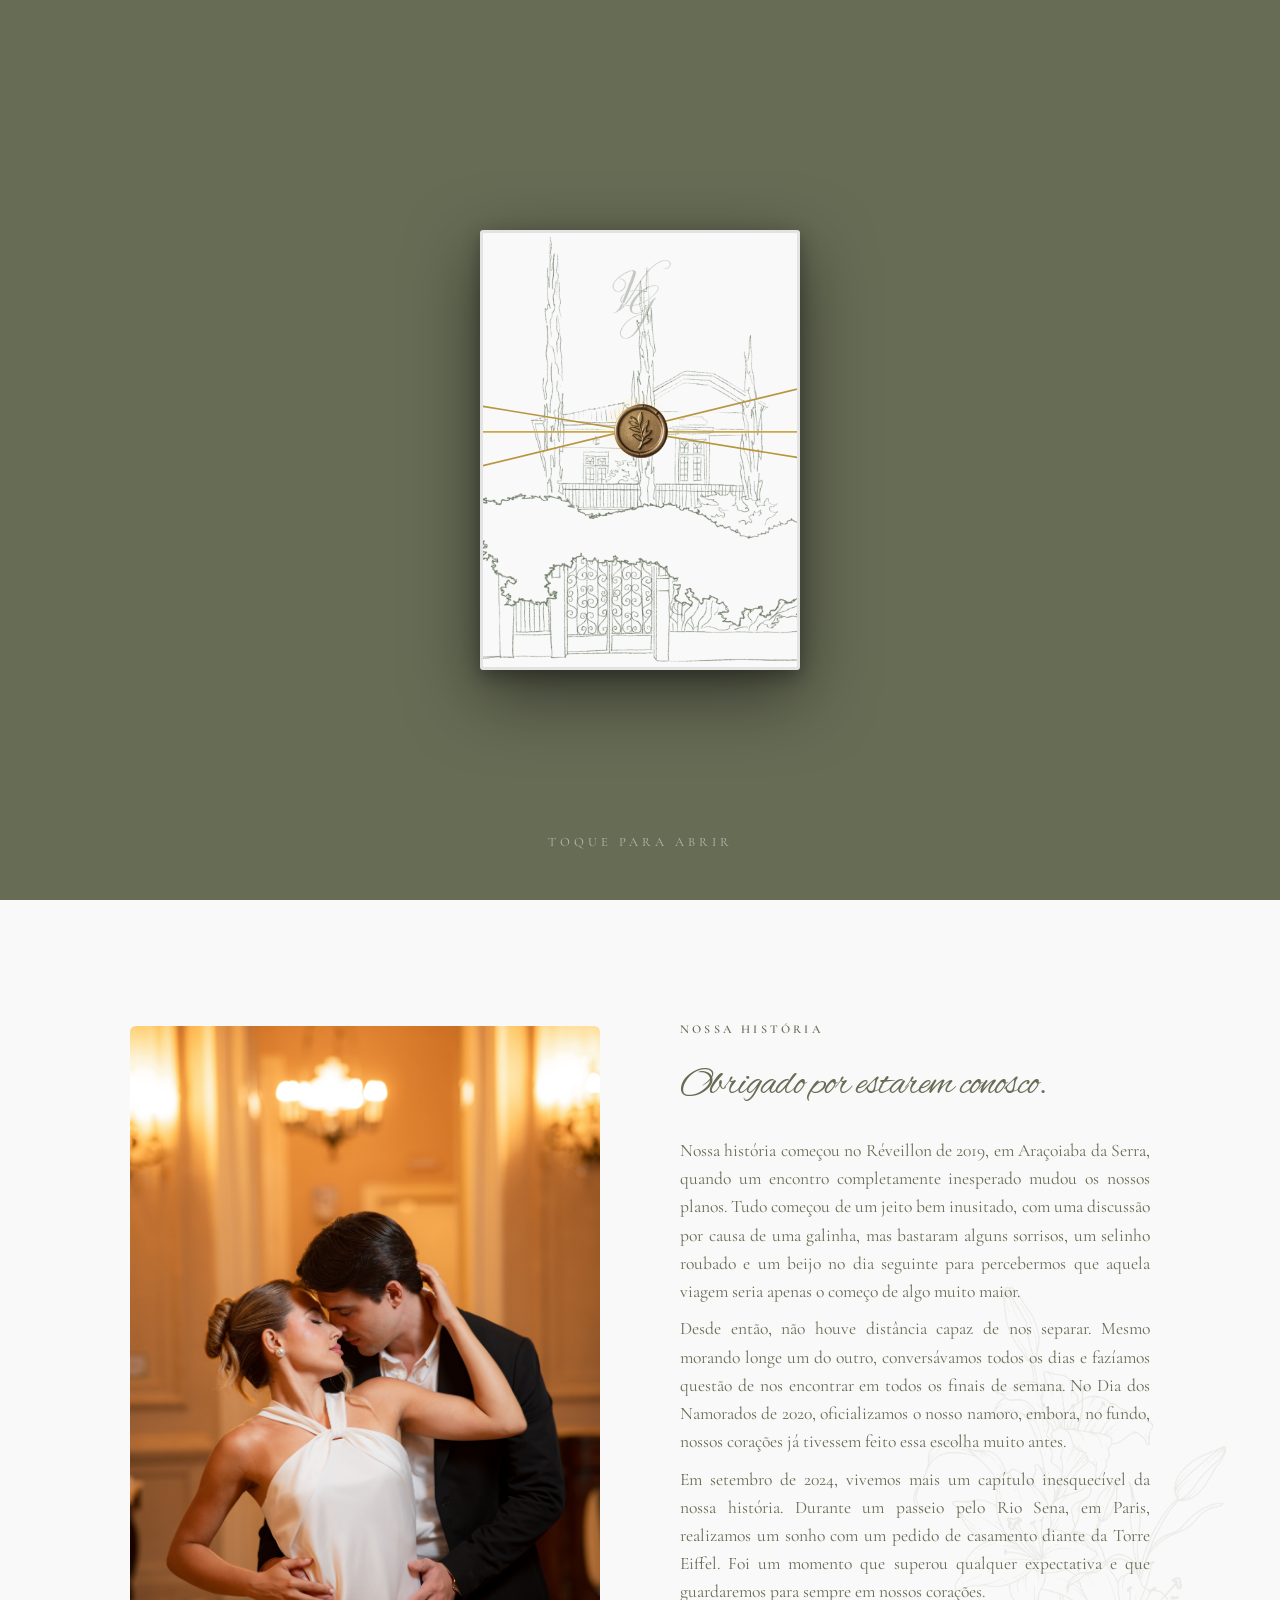
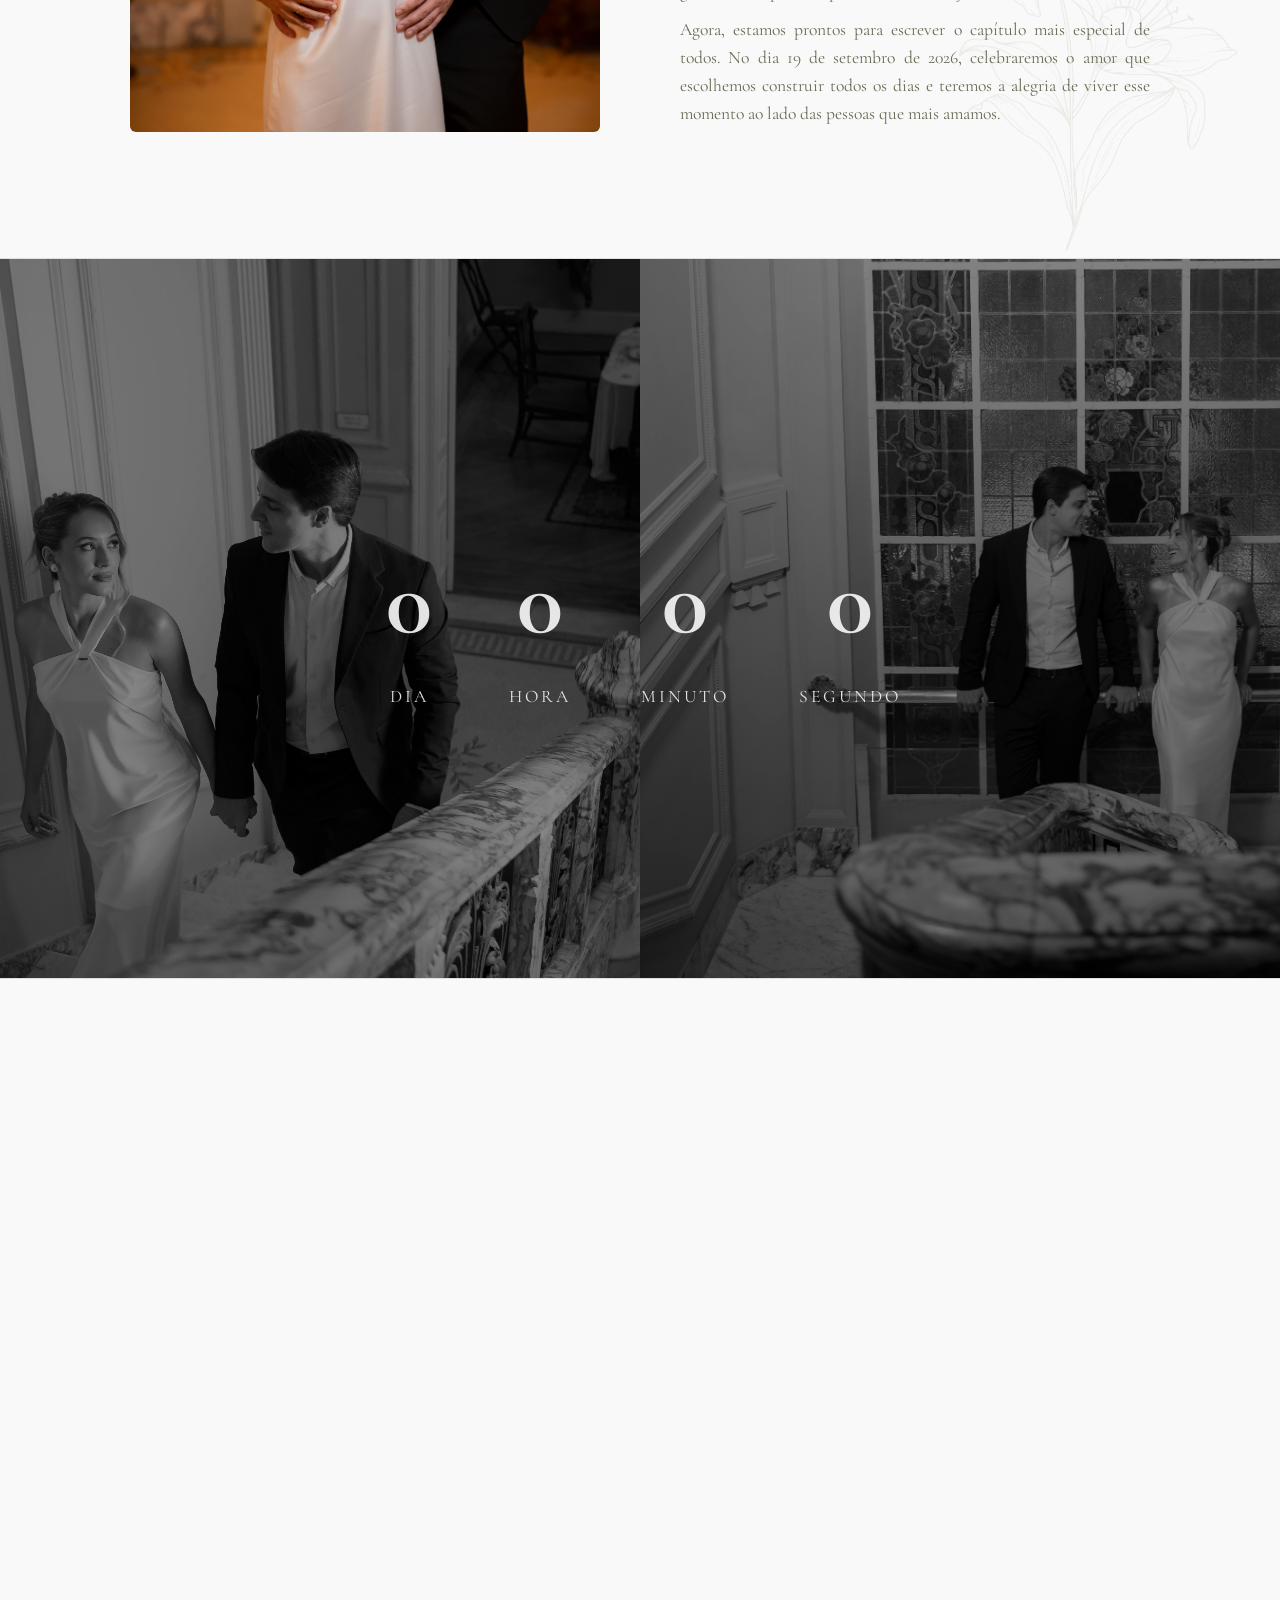
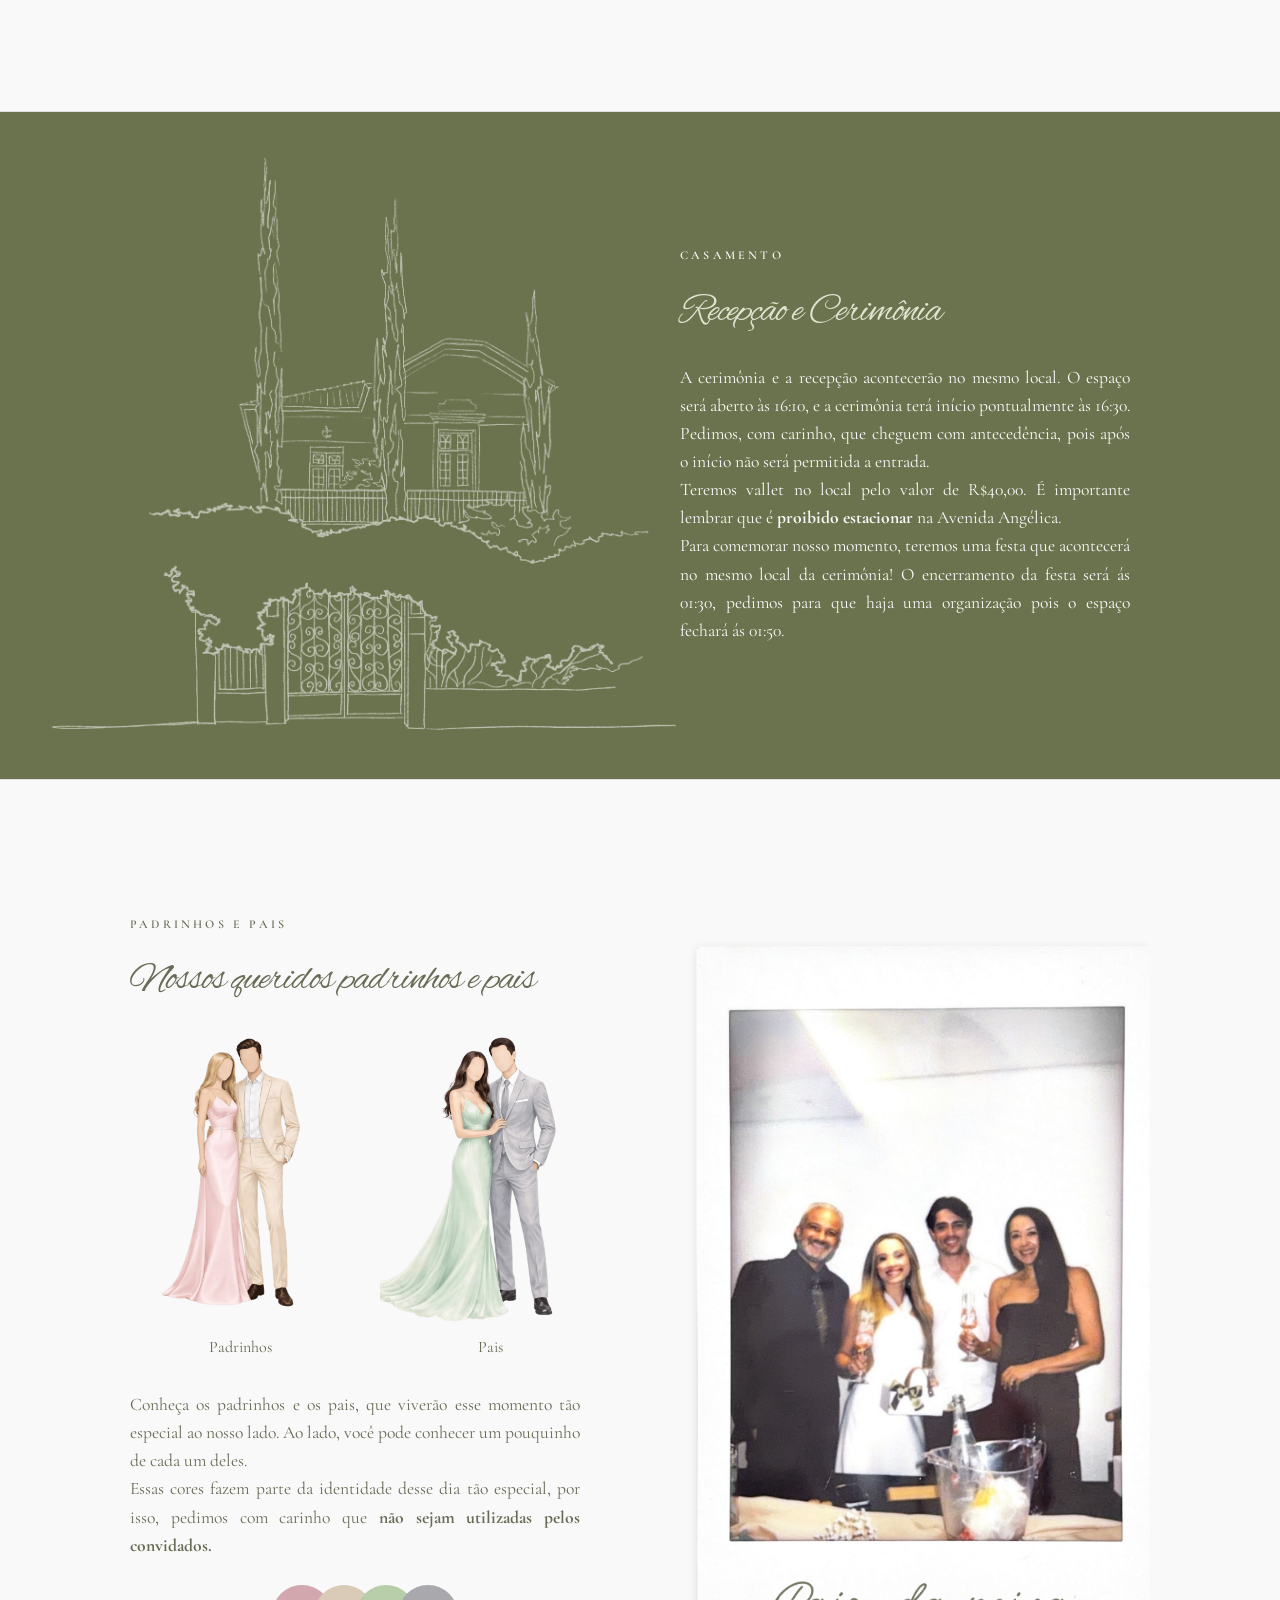
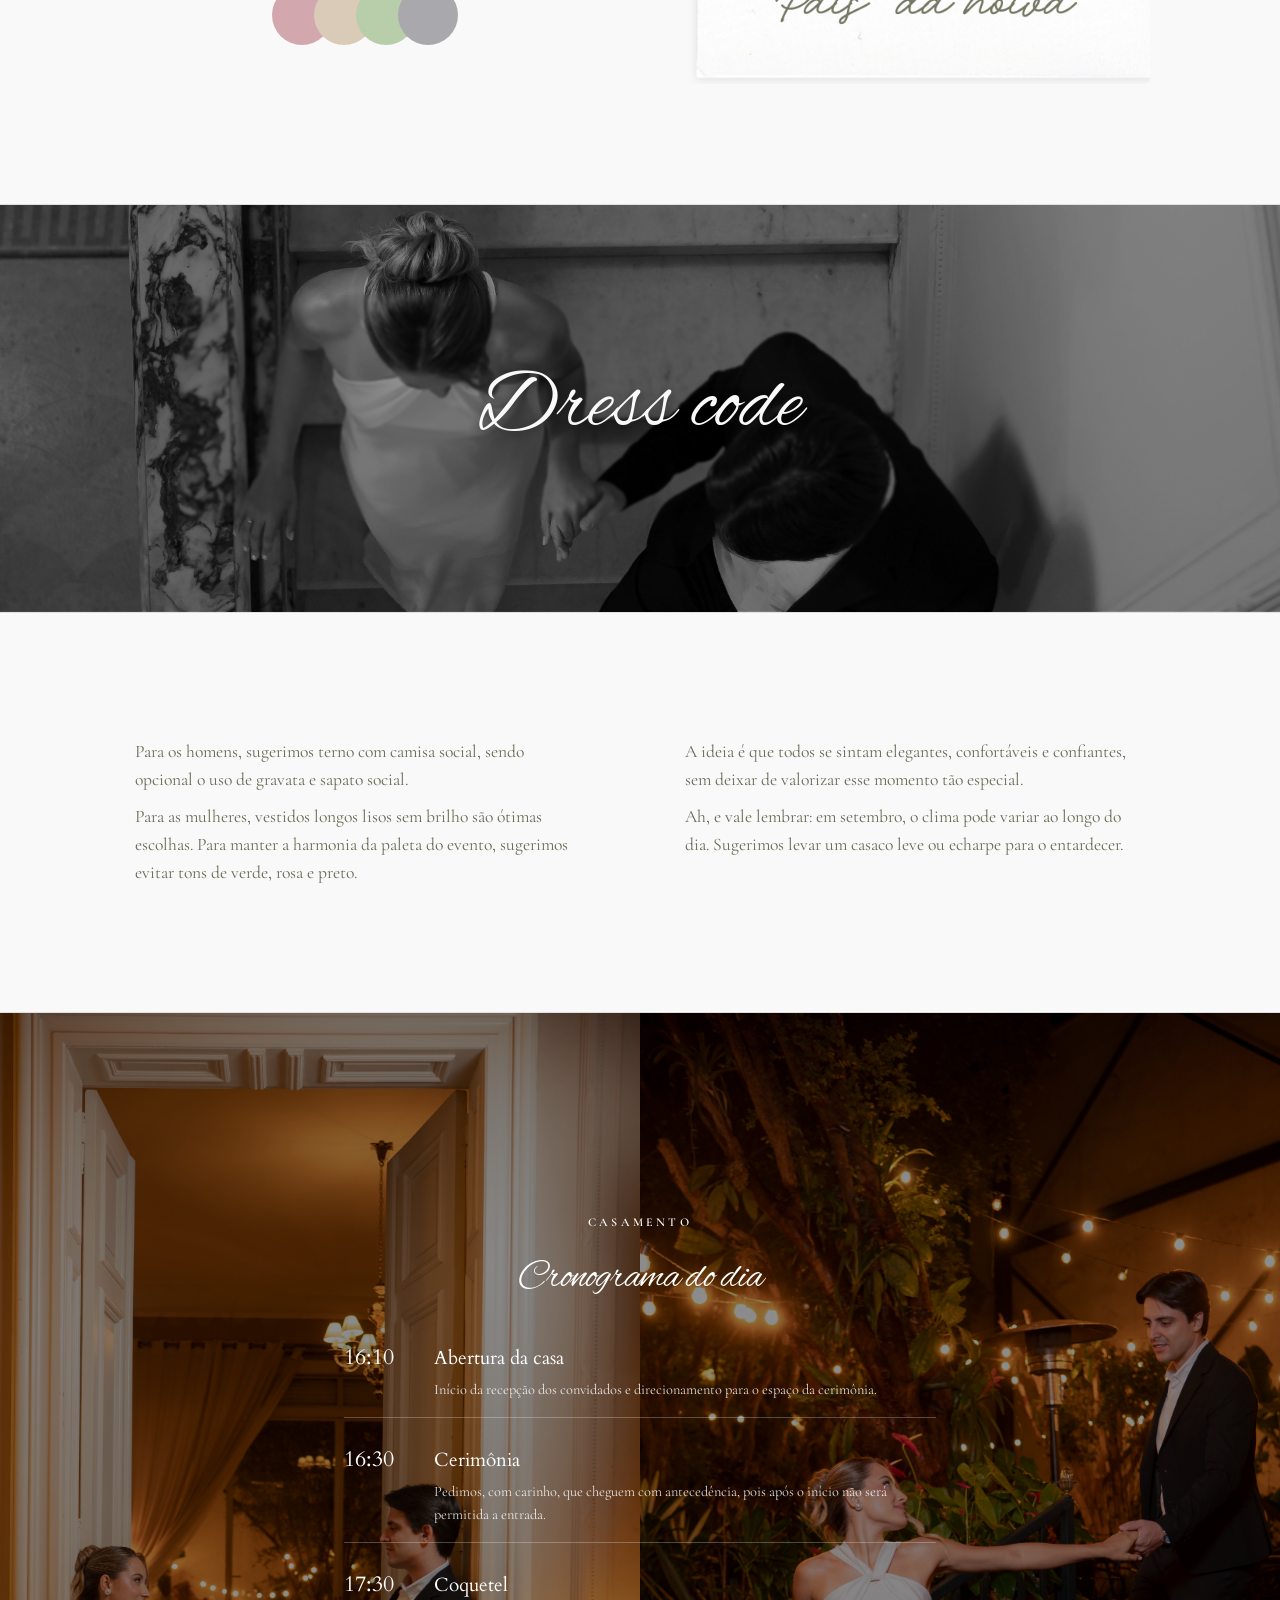
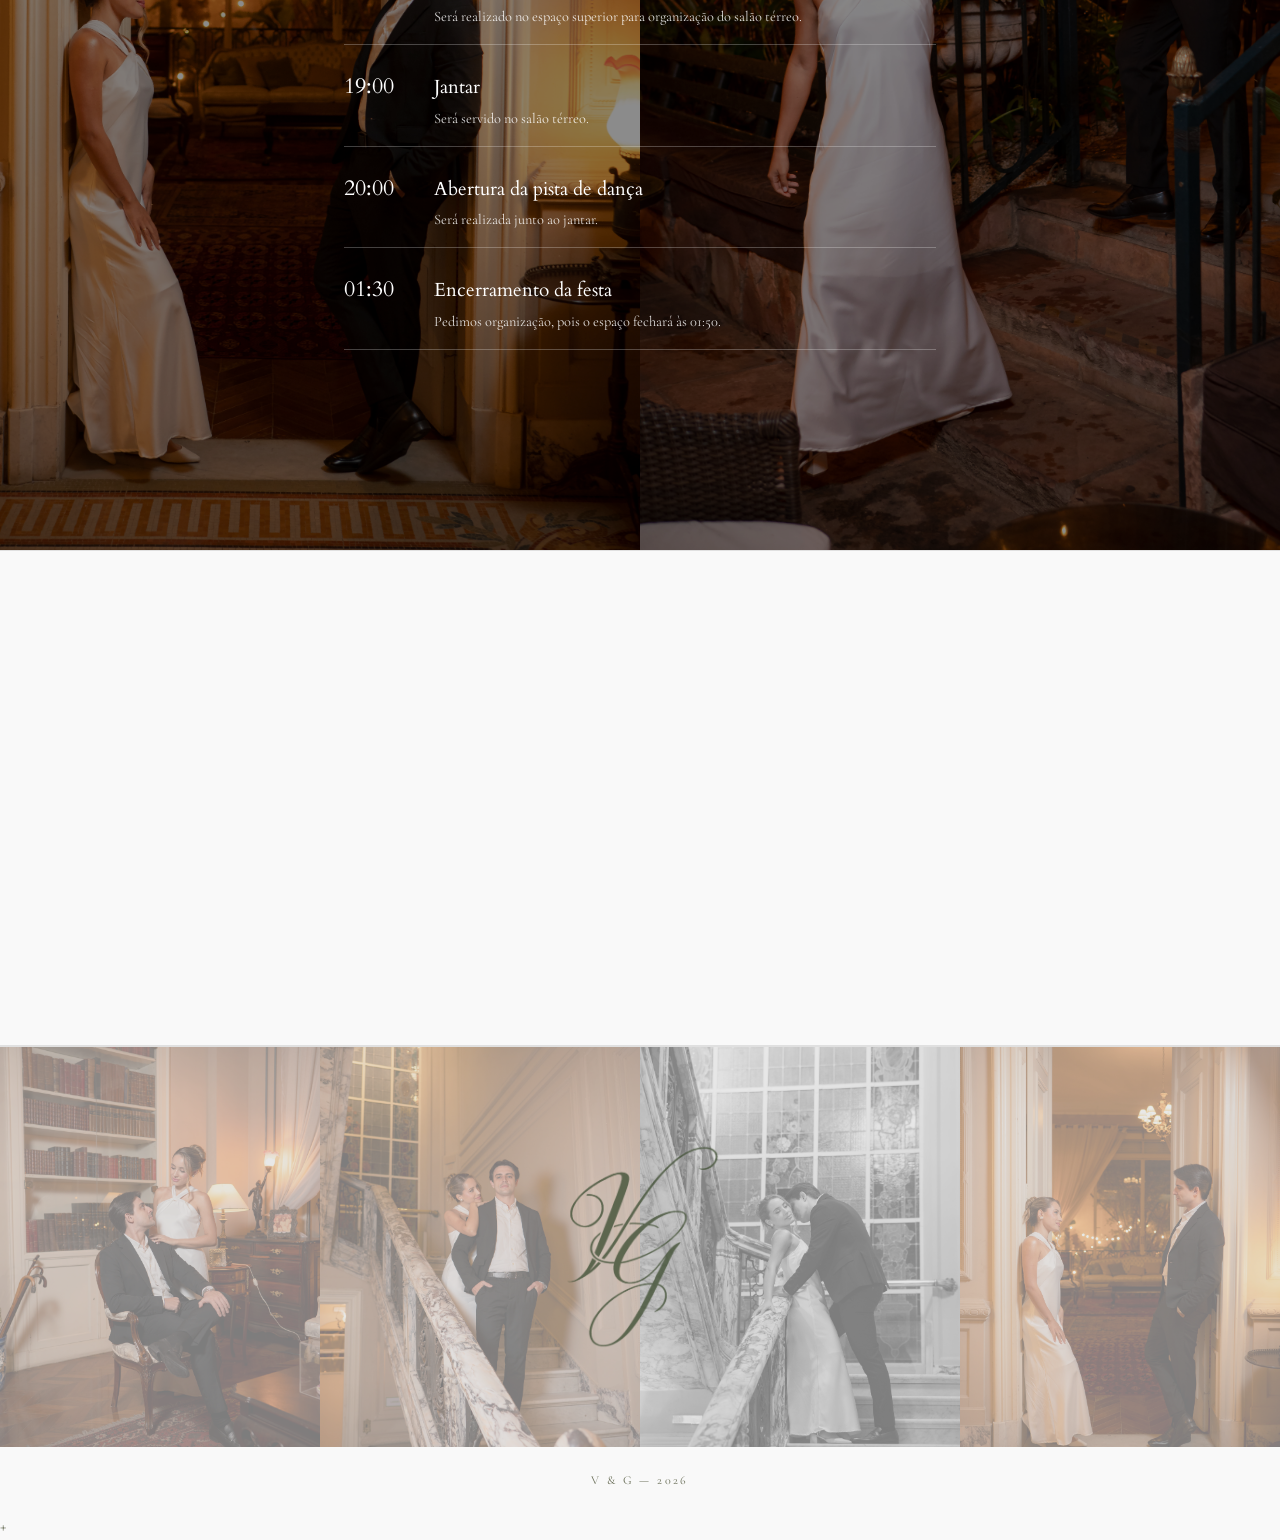
<file: index.html>
<!DOCTYPE html>
<html lang="pt-BR">

<head>
    <meta charset="UTF-8">
    <meta name="viewport" content="width=device-width, initial-scale=1.0">
    <link rel="icon" href="imgs/logo.png" type="image/x-icon">
    <title>Victor & Gabrielle | Casamento</title>

    <link rel="stylesheet" href="styles/common.css">
    <link rel="stylesheet" href="styles/navbar.css">
    <link rel="stylesheet" href="styles/footer.css">
    <link rel="stylesheet" href="styles/registry.css">
    <link rel="stylesheet" href="styles/attendants.css">
    <link rel="stylesheet" href="styles/schedule.css">
    <link rel="stylesheet" href="styles/invite.css">
    <link rel="stylesheet" href="styles/countdown.css">
    <link rel="stylesheet" href="styles/monogram.css">
    <link rel="stylesheet" href="styles/dresscode.css" <link rel="preconnect" href="https://fonts.googleapis.com">
    <link rel="preconnect" href="https://fonts.gstatic.com" crossorigin>
    <link href="https://fonts.googleapis.com/css2?family=Cardo:wght@400;700&display=swap" rel="stylesheet">
    <link href="https://fonts.googleapis.com/css2?family=Inter:wght@300;400;600&display=swap" rel="stylesheet">
    <link href="https://fonts.googleapis.com/css2?family=Cormorant+Garamond:wght@400;600;700&display=swap"
        rel="stylesheet">
    <link href="https://fonts.googleapis.com/css2?family=Alex+Brush&display=swap" rel="stylesheet">
</head>

<body>

    <div id="invite-overlay" class="invite-overlay">
        <div class="invite-hint">toque para abrir</div>
        <div class="invite-card fade-in">
            <img src="imgs/common/logo.png" alt="V & G" class="invite-monogram" />
            <img src="imgs/invite/green_reception.png" alt="" class="invite-bg-img" />

            <svg class="invite-ropes" viewBox="0 0 320 480" preserveAspectRatio="none"
                xmlns="http://www.w3.org/2000/svg">
                <line class="rope rope-1" x1="-10" y1="190" x2="330" y2="250" stroke="#b8963e" stroke-width="1.8"
                    stroke-linecap="round"></line>
                <line class="rope rope-2" x1="-10" y1="260" x2="330" y2="170" stroke="#b8963e" stroke-width="1.8"
                    stroke-linecap="round"></line>
                <line class="rope rope-3" x1="-10" y1="220" x2="330" y2="220" stroke="#c9a84c" stroke-width="1.8"
                    stroke-linecap="round"></line>
            </svg>

            <div class="wax-seal"></div>

        </div>
    </div>

    <!-- MONOGRAM -->
    <header class="hero section">
        <div class="hero-container container">
            <img class="logo" id="fullname" src="imgs/hero/names_white.png" alt="Victor e Gabrielle">
            <img class="logo" id="monogram" src="imgs/common/logo.png" alt="Victor e Gabrielle">

            <div class="countdown-wrapper hero-date">
                <div class="countdown">
                    <div class="box">
                        <span>19</span>
                    </div>

                    <div class="box">
                        <span>.</span>
                    </div>

                    <div class="box">
                        <span>09</span>
                    </div>

                    <div class="box">
                        <span>.</span>
                    </div>

                    <div class="box">
                        <span>26</span>
                    </div>
                </div>
            </div>

        </div>
    </header>

    <nav class="floating-navbar" id="floatingNavbar">
        <div class="nav-brand">Menu</div>

        <button class="menu-toggle" id="menuToggle" aria-label="Abrir menu">
            <span></span>
            <span></span>
            <span></span>
        </button>

        <div class="nav-links" id="navLinks">
            <a href="#message-section">Nossa história</a>
            <a href="#map-section">Horário e endereço</a>
            <a href="#reception-section">Cerimônia</a>
            <a href="#attendants-section">Padrinhos e Pais</a>
            <a href="#dresscode-section">Trajes</a>
            <a href="#schedule-section">Cronograma</a>
            <a href="#registry-section">Presença, presentes e memórias</a>
        </div>
    </nav>

    <!-- THANK YOU & PHOTO -->
    <section class="message section" id="message-section">
        <img src="imgs/history/history_background.png" alt="" class="message-decoration" aria-hidden="true">
        <div class="container grid">
            <div class="image-wrapper fade-in">
                <img src="imgs/history/history_image.jpg" alt="Victor e Gabrielle" class="history-img">
            </div>
            <div class="text-block fade-in">
                <p class="label">NOSSA HISTÓRIA</p>
                <h2 class="title">Obrigado por estarem conosco.</h2>
                <p class="description">Nossa história começou no Réveillon de 2019, em Araçoiaba da Serra, quando um
                    encontro completamente inesperado mudou os nossos planos. Tudo começou de um jeito bem inusitado,
                    com uma discussão por causa de uma galinha, mas bastaram alguns sorrisos, um selinho roubado e um
                    beijo no dia seguinte para percebermos que aquela viagem seria apenas o começo de algo muito maior.
                </p>

                <p class="description">Desde então, não houve distância capaz de nos separar. Mesmo morando longe um do
                    outro, conversávamos todos os dias e fazíamos questão de nos encontrar em todos os finais de semana.
                    No Dia dos Namorados de 2020, oficializamos o nosso namoro, embora, no fundo, nossos corações já
                    tivessem feito essa escolha muito antes.</p>

                <p class="description">Em setembro de 2024, vivemos mais um capítulo inesquecível da nossa história.
                    Durante um passeio pelo Rio Sena, em Paris, realizamos um sonho com um pedido de casamento diante da
                    Torre Eiffel. Foi um momento que superou qualquer expectativa e que guardaremos para sempre em
                    nossos corações.</p>

                <p class="description">Agora, estamos prontos para escrever o capítulo mais especial de todos. No dia 19
                    de setembro de 2026, celebraremos o amor que escolhemos construir todos os dias e teremos a alegria
                    de viver esse momento ao lado das pessoas que mais amamos.</p>
            </div>
        </div>
    </section>

    <!-- COUNTDOWN -->
    <section class="countdown-section section" id="countdown-section">
        <div class="countdown-bg">
            <div class="countdown-bg-half countdown-bg-left"></div>
            <div class="countdown-bg-half countdown-bg-right"></div>
        </div>
        <div class="countdown-bg-overlay"></div>
        <div class="countdown-wrapper">
            <div class="countdown">
                <div class="box">
                    <span id="days">0</span>
                    <small id="days-description">DIA</small>
                </div>

                <div class="box">
                    <span class="box-content" id="hours">0</span>
                    <small id="hours-description" class="box-content">HORA</small>
                </div>

                <div class="box">
                    <span id="minutes">0</span>
                    <small id="minutes-description">MINUTO</small>
                </div>

                <div class="box">
                    <span id="seconds">0</span>
                    <small id="seconds-description">SEGUNDO</small>
                </div>
            </div>
        </div>
    </section>

    <!-- MAP -->
    <section class="map section" id="map-section">
        <div class="container grid">
            <div class="text-block fade-in">
                <h2 class="label">LOCALIZAÇÃO</h2>
                <p class="title">Horário e endereço</p>
                <div class="details">
                    <div class="detail-item">
                        <small>LOCAL</small>
                        <p>Casa Quintal</p>
                    </div>
                    <div class="detail-item">
                        <small>ENDEREÇO</small>
                        <p>AV. Angélica, 2278 — Consolação, São Paulo</p>
                    </div>
                    <div class="detail-item">
                        <small>DATA E HORÁRIO</small>
                        <p>19 de Setembro de 2026</p>
                        <p>Abertura às 16:10</p>
                        <p>Início da cerimônia às 16:30</p>
                        <p>Encerramento da festa às 01:30</p>
                        <p>Fechamento do espaço às 01:50</p>
                    </div>
                </div>
            </div>
            <div class="image-wrapper fade-in">
                <div class="map-placeholder gray-bg">
                    <iframe
                        src="https://www.google.com/maps/embed?pb=!1m18!1m12!1m3!1d3657.456363666592!2d-46.6611708!3d-23.5520477!2m3!1f0!2f0!3f0!3m2!1i1024!2i768!4f13.1!3m3!1m2!1s0x94ce582e026b8657%3A0x9a8009879cba331c!2sCasa%20Quintal!5e0!3m2!1spt-BR!2sbr!4v1776713015888!5m2!1spt-BR!2sbr"
                        width="100%" height=100% style="border:0;" allowfullscreen="" loading="lazy"
                        referrerpolicy="no-referrer-when-downgrade"></iframe>
                </div>
                <div class="map-buttons">
                    <a href="https://www.waze.com/pt-BR/live-map/directions/br/sp/av.-angelica,-2278?to=place.ChIJ2aVaAy5YzpQR9B58szAQJpo"
                        target="_blank" class="btn-outline btn-map">ABRIR NO WAZE</a>
                </div>
            </div>
        </div>
    </section>

    <!-- RECEPTION AND CEREMONY -->
    <section class="reception section" id="reception-section">
        <div class="container grid">
            <div class="image-wrapper fade-in">
                <img src="imgs/reception/reception_image.png" alt="Espaço da cerimônia" class="reception-img">
            </div>
            <div class="text-block fade-in">
                <p class="label">CASAMENTO</p>
                <h2 class="title">Recepção e Cerimônia</h2>
                <p class="description">A cerimônia e a recepção acontecerão no mesmo local. O espaço será aberto
                    às 16:10, e a cerimônia terá
                    início pontualmente às 16:30.
                    Pedimos, com carinho, que cheguem com antecedência, pois após o início não será permitida a
                    entrada.</p>
                <p class="description">
                    Teremos vallet no local pelo valor de R$40,00. É importante lembrar que é <strong>proibido
                        estacionar</strong>
                    na Avenida Angélica.
                </p>
                <p class="description">
                    Para comemorar nosso momento, teremos uma festa que acontecerá no mesmo local da cerimônia!
                    O encerramento da festa será ás 01:30, pedimos para que haja uma organização pois o espaço fechará
                    ás 01:50.
                </p>
            </div>
        </div>
    </section>

    <!-- ATTENDANTS -->
    <section class="attendants section" id="attendants-section">
        <div class="container grid">
            <div class="text-block fade-in">
                <h2 class="label">PADRINHOS E PAIS</h2>
                <p class="title">Nossos queridos padrinhos e pais</p>
                <div>
                    <div class="attendants-images">
                        <div class="attendant-item">
                            <img src="imgs/attendants/attendant.png" alt="Imagem 1">
                            <p>Padrinhos</p>
                        </div>

                        <div class="attendant-item">
                            <img src="imgs/attendants/parent.png" alt="Imagem 2">
                            <p>Pais</p>
                        </div>
                    </div>
                </div>
                <p class="description">
                    Conheça os padrinhos e os pais, que viverão esse momento tão especial ao nosso lado.
                    Ao lado, você pode conhecer um pouquinho de cada um deles.
                </p>

                <p class="description">
                    Essas cores fazem parte da identidade desse dia tão especial, por isso, pedimos com carinho que
                    <strong>não sejam utilizadas pelos convidados.</strong>
                </p>
                <div class="palette">
                    <div class="color attendants1"></div>
                    <div class="color attendants2"></div>
                    <div class="color attendants3"></div>
                    <div class="color attendants4"></div>
                </div>
            </div>
            <div class="gallery fade-in">
                <div class="carousel">
                    <div class="carousel-container images">
                        <div class="slide active">
                            <img src="imgs/attendants/pais_noiva.png" alt="Pais da Noiva">
                        </div>

                        <div class="slide">
                            <img src="imgs/attendants/pais_noivo.png" alt="Pais do Noivo">
                        </div>

                        <div class="slide">
                            <img src="imgs/attendants/vo_ana.png" alt="Vó Ana">
                        </div>

                        <div class="slide">
                            <img src="imgs/attendants/italo_mayara.png" alt="Italo e Mayara">
                        </div>

                        <div class="slide ">
                            <img src="imgs/attendants/roseiro_emily.png" alt="Luiz e Emily">
                        </div>

                        <div class="slide">
                            <img src="imgs/attendants/enzo_carol.png" alt="Enzo e Carol">
                        </div>

                        <div class="slide">
                            <img src="imgs/attendants/matheus_pietra.png" alt="Matheus e Pietra">
                        </div>

                        <div class="slide">
                            <img src="imgs/attendants/tati_almir.png" alt="Almir e Tatiane">
                        </div>

                        <div class="slide">
                            <img src="imgs/attendants/renan_gabi.png" alt="Renan e Gabriela">
                        </div>

                        <div class="slide">
                            <img src="imgs/attendants/beatriz.png" alt="Beatriz">
                        </div>

                        <div class="slide">
                            <img src="imgs/attendants/lucao.png" alt="Lucas">
                        </div>

                        <div class="slide">
                            <img src="imgs/attendants/caio_bia.png" alt="Beatriz e Caio">
                        </div>
                    </div>
                </div>
            </div>
        </div>
    </section>

    <!-- DRESS CODE -->
    <section class="dresscode-title section" id="dresscode-section">
        <div class="image-title-box">
            <h2 class="image-title-text">Dress code</h2>
        </div>
    </section>

    <section class="dresscode section">
        <div class="container fade-in">
            <div class="dresscode-grid">
                <div class="dresscode-item">
                    <p class="dresscode-description">Para os homens, sugerimos terno com camisa social, sendo opcional o
                        uso de gravata e sapato social.</p>
                    <p class="dresscode-description">Para as mulheres, vestidos longos lisos sem brilho são ótimas
                        escolhas. Para manter a harmonia da paleta do evento, sugerimos evitar tons de verde, rosa e
                        preto.</p>
                </div>

                <div class="dresscode-item">
                    <p class="dresscode-description">A ideia é que todos se sintam elegantes, confortáveis e confiantes,
                        sem deixar de valorizar esse momento tão especial.</p>
                    <p class="dresscode-description">Ah, e vale lembrar: em setembro, o clima pode variar ao longo do
                        dia. Sugerimos levar um casaco leve ou echarpe para o entardecer.</p>
                </div>
            </div>
        </div>
    </section>

    <!-- SCHEDULE -->
    <section class="schedule-section section" id="schedule-section">
        <div class="schedule-bg">
            <div class="schedule-bg-half schedule-bg-left"></div>
            <div class="schedule-bg-half schedule-bg-right"></div>
        </div>
        <div class="schedule-bg-overlay"></div>
        <div class="schedule-wrapper">
            <p class="label">CASAMENTO</p>
            <h2 class="title">Cronograma do dia</h2>
            <div class="schedule-list">
                <div class="schedule-item">
                    <span class="schedule-time">16:10</span>
                    <div class="schedule-content">
                        <p class="schedule-event">Abertura da casa</p>
                        <p class="schedule-description">Início da recepção dos convidados e
                            direcionamento para o espaço da cerimônia.</p>
                    </div>
                </div>

                <div class="schedule-item">
                    <span class="schedule-time">16:30</span>
                    <div class="schedule-content">
                        <p class="schedule-event">Cerimônia</p>
                        <p class="schedule-description">Pedimos, com carinho, que cheguem com
                            antecedência, pois após o início não será permitida a entrada.</p>
                    </div>
                </div>

                <div class="schedule-item">
                    <span class="schedule-time">17:30</span>
                    <div class="schedule-content">
                        <p class="schedule-event">Coquetel</p>
                        <p class="schedule-description">Será realizado no espaço superior para organização do salão
                            térreo.</p>
                    </div>
                </div>

                <div class="schedule-item">
                    <span class="schedule-time">19:00</span>
                    <div class="schedule-content">
                        <p class="schedule-event">Jantar</p>
                        <p class="schedule-description">Será servido no salão térreo.</p>
                    </div>
                </div>

                <div class="schedule-item">
                    <span class="schedule-time">20:00</span>
                    <div class="schedule-content">
                        <p class="schedule-event">Abertura da pista de dança</p>
                        <p class="schedule-description">Será realizada junto ao jantar.</p>
                    </div>
                </div>

                <div class="schedule-item">
                    <span class="schedule-time">01:30</span>
                    <div class="schedule-content">
                        <p class="schedule-event">Encerramento da festa</p>
                        <p class="schedule-description">Pedimos organização, pois o espaço fechará às 01:50.</p>
                    </div>
                </div>
            </div>
        </div>
    </section>

    <!-- REGISTRY -->
    <section class="registry section" id="registry-section">
        <div class="container fade-in">
            <p class="label">PRESENÇA, PRESENTES E MEMÓRIAS</p>
            <div class="registry-grid">
                <div class="registry-item registry-item-share">
                    <h2 class="title">Confirme sua presença</h2>
                    <p class="description">
                        Ficaremos muito felizes em contar com sua presença, por favor confirme até 19.08.
                    </p>
                    <a class="btn-outline"
                        href="https://wa.me/5511942232602?text=Ol%C3%A1!%20Sou%20convidado(a)%20do%20casamento%20de%20Victor%20%26%20Gabrielle%20e%20gostaria%20de%20confirmar%20minha%20presen%C3%A7a.%0A%0ANome%20completo%20dos%20convidados%20que%20ir%C3%A3o%20comparecer:">
                        CONFIRMAR PRESENÇA
                    </a>
                </div>

                <div class="registry-item registry-item-share">
                    <h2 class="title">Lista de presentes</h2>
                    <p class="description">
                        Caso deseje nos presentear, colocamos algumas opções em nossa lista virtual para nossa lua de
                        mel!
                    </p>
                    <a class="btn-outline" href="https://casamentovg.listaideal.com.br/pt/">
                        ACESSAR LISTA
                    </a>
                </div>

                <div class="registry-item registry-item-share">
                    <h2 class="title">Compartilhe seu amor</h2>
                    <p class="description">
                        Compartilhe conosco os momentos que capturar durante o nosso dia tão especial, basta clicar
                        no botão e publicar suas fotos!
                    </p>
                    <div class="registry-buttons">
                        <a class="btn-outline"
                            href="https://web.dotstheapp.com/a?group=2528795&dlBy=gabeanw&code=BoxWBjRDnGTJ&utm_source=guest&utm_medium=share&utm_campaign=guest_event_album&force_app=1">
                            ACESSAR SITE
                        </a>
                        <a class="btn-outline desktop-only" id="open-qrcode-modal">
                            VER QR CODE
                        </a>
                    </div>
                </div>
            </div>
        </div>
    </section>

    <!-- QR CODE MODAL -->
    <div class="qrcode-modal-overlay desktop-only" id="qrcode-modal-overlay">
        <div class="qrcode-modal" id="qrcode-modal">
            <img src="imgs/registry/qrcode.jpg" alt="QR Code para compartilhar fotos" class="qrcode-modal-img">
        </div>
    </div>

    <!-- FOOTER -->
    <footer class="footer">
        <div class="footer-carousel">
            <div class="footer-carousel-track">
                <div class="footer-slide"><img src="imgs/footer/pre_wedding_13.jpg" alt=""></div>
                <div class="footer-slide"><img src="imgs/footer/pre_wedding_102.jpg" alt=""></div>
                <div class="footer-slide"><img src="imgs/footer/pre_wedding_32.jpg" alt=""></div>
                <div class="footer-slide"><img src="imgs/footer/pre_wedding_107.jpg" alt=""></div>
            </div>
            <div class="footer-overlay">
                <img src="imgs/common/logo.png" alt="V & G" class="footer-logo">
            </div>
        </div>
        <div class="footer-credits">
            <p>V & G — 2026</p>
        </div>
    </footer>

    <script src="scripts/attendants.js"></script>
    <script src="scripts/default.js"></script>
    <script src="scripts/countdown.js"></script>
    <script src="scripts/navbar.js"></script>
    <script src="scripts/invite.js"></script>
    <script src="scripts/footer.js"></script>
    +
    <script src="scripts/qrcode-modal.js"></script>
</body>

<script>
    startAutoPlay();
    startCountdown();
</script>

</html>
</file>
<file: styles/common.css>
/* PALETTE: Egg-White: #F9F9F9 | Light Gray: #A0A0A0 */

:root {
    --egg-white: #F9F9F9;
    --secondary-color: #676c55;
    --border-color: #E0E0E0;
}

* {
    margin: 0;
    padding: 0;
    box-sizing: border-box;
}

body {
    background-color: var(--egg-white);
    color: var(--secondary-color);
    font-family: "Cormorant Garamond", serif;
    line-height: 1.6;
    overflow-x: hidden;
    -webkit-font-smoothing: antialiased;
}

.blur {
    text-shadow:
        -1px -1px 2px rgba(255, 255, 255, 0.7),
        1px -1px 2px rgba(255, 255, 255, 0.7),
        -1px 1px 2px rgba(255, 255, 255, 0.7),
        1px 1px 2px rgba(255, 255, 255, 0.7);
}

.logo {
    position: absolute;
    top: 5%;
    left: 50%;
    transform: translateX(-50%);
    width: 40%;
    transition: transform 0.1s linear;
}

#fullname {
    display: block;
}

.box {
    color: var(--egg-white);
    padding: 20px 25px;
    border-radius: 12px;
    min-width: 90px;
    opacity: 0.9;
}

.box span {
    display: block;
    font-size: 2rem;
    font-weight: bold;
}

.box small {
    display: block;
    margin-top: 5px;
    font-size: 0.75rem;
    letter-spacing: 1px;
    color: var(--egg-white);
}

.container {
    max-width: 1100px;
    margin: 0 auto;
    padding: 0 40px;
}

.section {
    padding: 120px 0;
    border-bottom: 1px solid var(--border-color);
}

.label {
    font-size: 0.75rem;
    letter-spacing: 0.2rem;
    font-weight: 600;
    margin-bottom: 24px;
    display: block;
}

.title {
    font-size: 2.5rem;
    font-weight: 400;
    letter-spacing: -1px;
    margin-bottom: 30px;
    line-height: 1.1;
    font-family: 'Alex Brush', cursive;
}

.description {
    font-size: 1.1rem;
    max-width: 450px;
    text-align: justify;
}

.grid {
    display: grid;
    grid-template-columns: 1fr 1fr;
    gap: 80px;
    align-items: center;
}

.gray-bg {
    background-color: #EAEAEA;
    display: flex;
    align-items: center;
    justify-content: center;
    color: var(--secondary-color);
    text-transform: uppercase;
    font-size: 0.7rem;
    letter-spacing: 0.1rem;
}

.mobile-only {
    display: none;
}

.placeholder-img {
    aspect-ratio: 4/5;
    width: 100%;
}

.map-placeholder {
    width: 100%;
    height: 400px;
    margin-bottom: 40px;
}

.map-buttons {
    display: flex;
    justify-content: center;
    gap: 1%
}

button,
.btn-outline {
    background: transparent;
    border: 1px solid var(--secondary-color);
    color: var(--secondary-color);
    padding: 15px 30px;
    text-decoration: none;
    font-size: 0.8rem;
    letter-spacing: 0.1rem;
    display: inline-block;
    cursor: pointer;
    font-family: "Cormorant Garamond", serif;
    transition: all 0.4s ease;
}

.btn-map {
    margin: 0%;
    text-align: center;
    width: 100%;
}

button:hover,
.btn-map:hover {
    background-color: var(--secondary-color);
    color: var(--egg-white);
}

.fade-in {
    opacity: 0;
    transform: translateY(20px);
    transition: opacity 0.8s ease-out, transform 0.8s ease-out;
}

.fade-in.visible {
    opacity: 1;
    transform: translateY(0);
}


.reception {
    background-color: #6b734e;
}

.reception .label,
.reception .description {
    color: var(--egg-white);
}

.reception .title {
    color: #DFE3D0;
}

.reception-img {
    width: 100%;
    display: block;
    mix-blend-mode: multiply;
    opacity: 0.6;
    transform: scale(1.35);
    transform-origin: center center;
}

.history-img {
    border-radius: 6px;
    width: 100%;
    display: block;
    mix-blend-mode: multiply;
    transform-origin: center center;
}

.message {
    position: relative;
    overflow: hidden;
}

.message .container {
    position: relative;
    z-index: 1;
}

.message-decoration {
    position: absolute;
    bottom: 0;
    right: 0;
    width: 480px;
    max-width: 33%;
    height: auto;
    opacity: 0.15;
    mix-blend-mode: multiply;
    pointer-events: none;
    user-select: none;
    z-index: 0;
}

.message .text-block .description {
    max-width: none;
    text-align-last: left;
    hyphens: auto;
    margin-bottom: 2%;
}

@media (max-width: 768px) {
    .message-decoration {
        width: 150%;
        max-width: 150%;
        transform: translateX(30%);
    }

    .desktop-only {
        display: none;
    }

    .mobile-only {
        display: block;
    }

    
    .grid {
        grid-template-columns: 1fr;
        gap: 40px;
    }

    .title {
        font-size: 1.8rem;
    }

    .section {
        padding: 60px 0;
    }

    .btn-map {
        margin: 1%;
    }

    .map-buttons {
        display: block;
        justify-content: center;
        gap: 1%
    }

    .logo {
        width: 30%;
        top: 15%;
    }

    #fullname {
        display: none;
    }

    .box {
        flex: 0 0 auto;
        min-width: 60px;
        padding: 12px 10px;
    }

    .reception-img {
        transform: none;
    }
}
</file>
<file: styles/navbar.css>
.floating-navbar {
    position: fixed;
    top: 0;
    left: 0;
    width: 100%;
    background: rgba(107, 115, 78, 0.95);
    backdrop-filter: blur(8px);
    display: flex;
    justify-content: center;
    align-items: center;
    gap: 28px;
    padding: 18px 20px;
    z-index: 999;
    transform: translateY(-100%);
    transition: transform 0.35s ease;
}

.floating-navbar.show {
    transform: translateY(0);
}

.nav-brand {
    display: none;
}

.menu-toggle {
    display: none;
}

.nav-links {
    display: flex;
    gap: 28px;
}

.nav-links a {
    color: var(--egg-white);
    text-decoration: none;
    font-size: 0.95rem;
    letter-spacing: 1px;
}

@media (max-width: 768px) {
    .floating-navbar {
        justify-content: flex-end;
        padding: 14px 18px;
        background: transparent;
        backdrop-filter: none;
        box-shadow: none;
        border: none;
        flex-wrap: wrap;
    }

    .nav-brand {
        display: none;
    }

    .menu-toggle {
        display: flex;
        flex-direction: column;
        gap: 5px;
        background: rgba(107, 115, 78, 0.95);
        border: none;
        padding: 10px;
        border-radius: 10px;
        cursor: pointer;
    }

    .menu-toggle span {
        width: 24px;
        height: 2px;
        background: var(--egg-white);
        display: block;
    }

    .nav-links {
        display: none;
        width: 100%;
        margin-top: 12px;
        padding: 18px;
        border-radius: 14px;
        background: rgba(107, 115, 78, 0.95);
        backdrop-filter: blur(8px);
        flex-direction: column;
        gap: 14px;
    }

    .nav-links.open {
        display: flex;
    }

    .nav-links a {
        color: var(--egg-white);
        text-decoration: none;
        font-size: 0.95rem;
        padding: 4px 0;
    }
}
</file>
<file: styles/footer.css>
.footer {
    border-top: 1px solid var(--border-color);
    overflow: hidden;
    content-visibility: visible;
    contain: style layout;
}
 
.footer-carousel {
    position: relative;
    width: 100%;
    overflow: hidden;
    transform: translateZ(0);
    backface-visibility: hidden;
}
 
.footer-carousel-track {
    display: flex;
    will-change: transform;
    transform: translateZ(0);
    backface-visibility: hidden;
}
 
.footer-slide {
    flex: 0 0 auto;
    width: 25%;
    aspect-ratio: 4 / 5;
    position: relative;
    overflow: hidden;
    transform: translateZ(0);
}
 
.footer-slide img {
    width: 100%;
    height: 100%;
    object-fit: cover;
    display: block;
    filter: brightness(.85);
    /* mantém a imagem decodificada em memória */
    content-visibility: visible;
}

.footer-slide::after {
    content: '';
    position: absolute;
    inset: 0;
    background: rgba(249, 249, 249, 0.5);
    pointer-events: none;
}

.footer-overlay {
    position: absolute;
    inset: 0;
    display: flex;
    align-items: center;
    justify-content: center;
    pointer-events: none;
    z-index: 10;
}

.footer-logo {
    width: min(160px, 14%);
    filter: invert(27%) sepia(18%) saturate(600%) hue-rotate(50deg) brightness(40%) contrast(90%);
    opacity: 0.85;
}

.footer-credits {
    text-align: center;
    padding: 24px 0;
    font-size: 0.75rem;
    letter-spacing: 0.15rem;
    color: var(--secondary-color);
}

@media (max-width: 768px) {
    .footer-slide {
        width: 50%;
    }

    .footer-logo {
        width: min(150px, 40%);
    }
}
</file>
<file: styles/registry.css>
.registry-item {
    display: flex;
    flex-direction: column;
}

.registry-item .btn-outline {
    margin-top: auto;
    text-align: center;
}

.registry-item .btn-outline:hover {
    background-color: #6b734e;
    border-color: #6b734e;
    color: var(--egg-white);
}


.registry-grid {
    display: grid;
    grid-template-columns: 1fr 1fr 1fr;
    gap: 80px;
}

.registry-buttons .btn-outline {
    margin-top: 0;
    flex: 1 1 50%;
    width: 50%;
    box-sizing: border-box;
    text-align: center;
    white-space: nowrap;
    padding-left: 10px;
    padding-right: 10px;
}

.registry-buttons {
    display: flex;
    align-items: stretch;
    gap: 16px;
    margin-top: auto;
}

.registry-buttons .btn-outline {
    margin-top: 0;
}

.qrcode-modal-overlay {
    display: flex;
    position: fixed;
    inset: 0;
    background: rgba(0, 0, 0, 0.6);
    align-items: center;
    justify-content: center;
    z-index: 1000;
    opacity: 0;
    pointer-events: none;
    transition: opacity 0.4s ease;
}

.qrcode-modal-overlay.active {
    opacity: 1;
    pointer-events: auto;
}

.qrcode-modal {
    background: var(--egg-white);
    padding: 24px;
    border-radius: 6px;
}

.qrcode-modal-img {
    display: block;
    width: 280px;
    height: 280px;
}

.qrcode-img {
    position: absolute;
    left: 50%;
    bottom: 0;
    transform: translateX(-50%);
    width: 160px;
    height: 160px;
}


@media (max-width: 768px) {
    .registry-item-share {
        padding-bottom: 0;
    }

    .registry-grid {
        grid-template-columns: 1fr;
        gap: 0;
    }

    .registry-item+.registry-item {
        border-top: 1px solid var(--border-color);
        margin-top: 40px;
        padding-top: 40px;
    }
}
</file>
<file: styles/attendants.css>
.gallery {
    margin-top: 40px;
    position: relative;
    overflow: hidden;
}

.gallery-item {
    aspect-ratio: 16/9;
}

.attendants1 {
    background: #D3A7AE;
}

.attendants2 {
    background: #D9CBB8;
}

.attendants3 {
    background: #B8CDAA;
}

.attendants4 {
    background: #A9A9AD;
}


.palette {
    display: flex;
    justify-content: center;
    margin: 25px 0;
}


.attendants-images {
    display: grid;
    grid-template-columns: 1fr 1fr;
    gap: 30px;
    margin: 30px 0;
    align-items: start;
}

.attendant-item {
    text-align: center;
}

.attendant-item img {
    width: 100%;
    aspect-ratio: 3 / 4;
    /* mantém proporção igual sempre */
    object-fit: cover;
    border-radius: 8px;
    display: block;
}

.attendant-item p {
    margin-top: 10px;
    font-size: 1rem;
}

.images {
    display: flex;
    transition: transform 0.4s ease;
}

.images img {
    border-radius: 6px;
    width: 200px;
    height: 300px;
    object-fit: cover;
    margin: 0 10px;
}

.slide {
    position: absolute;
    inset: 0;
    width: 100%;
    flex-shrink: 0;
    opacity: 0;
    transform: scale(0.9);
    transition: opacity 0.4s ease, transform 0.4s ease;
}

.slide.active {
    opacity: 1;
    transform: scale(1);
    position: relative;
}

.slide img {
    width: 100%;
    height: 100%;
    object-fit: cover;
    display: block;
    border-radius: 4%;
    filter: drop-shadow(0 2px 5px rgba(0, 0, 0, 0.1));
}

.slide p {
    margin-top: 10px;
    font-size: 14px;
}


.carousel {
    width: 100%;
    display: flex;
    align-items: center;
    gap: 10px;
    justify-content: center;
}

.carousel-container {
    border-radius: 6px;
    width: 100%;
    text-align: center;
    position: relative;
    overflow: hidden;
}

@media (min-width: 769px) {
    #attendants-section .container.grid {
        grid-template-columns: minmax(0, 1fr) minmax(0, 1fr);
    }

    .gallery {
        width: 100%;
    }

    .carousel-container {
        width: 100%;
    }
}

.color {
    width: 60px;
    height: 60px;
    border-radius: 50%;
}

.color+.color {
    margin-left: -18px;
}

@media (max-width: 768px) {
    
    .carousel-button {
        font-size: 16px;
        padding: 4px 8px;
    }

    .carousel-container {
        max-width: 220px;
    }

    .slide img {
        width: 100%;
        height: auto;
        border-radius: 4%;
        object-fit: contain;
    }

    .slide {
        position: absolute;
        width: 100%;
        opacity: 0;
        transform: scale(0.9);
        transition: opacity 0.4s ease, transform 0.4s ease;
    }

    .slide.active {
        opacity: 1;
        transform: scale(1);
        position: relative;
    }
}
</file>
<file: styles/schedule.css>
.schedule-section {
    position: relative;
    overflow: hidden;
}

.schedule-section::before {
    content: '';
    position: absolute;
    inset: 0;
    background: rgba(0, 0, 0, 0.45);
    z-index: 1;
    pointer-events: none;
}

.schedule-section .schedule-wrapper {
    position: relative;
    z-index: 2;
}

.schedule-bg {
    position: absolute;
    inset: 0;
    display: flex;
    z-index: 0;
}

.schedule-bg-half {
    flex: 1;
    background-size: cover;
    background-repeat: no-repeat;   
}

.schedule-bg-left {
    background-image: url('../imgs/schedule/schedule_background_left.jpg');
    background-position: center right;
}

.schedule-bg-right {
    background-image: url('../imgs/schedule/schedule_background_right.jpg');
    background-position: center left;
}

.schedule-wrapper {
    padding: 80px 24px;
    max-width: 640px;
    margin: 0 auto;
    text-align: center;
    color: #fff;
}

.schedule-wrapper .label,
.schedule-wrapper .title {
    color: #fff;
}

.schedule-list {
    display: flex;
    flex-direction: column;
    gap: 24px;
    margin-top: 40px;
    text-align: left;
}

.schedule-item {
    display: flex;
    align-items: baseline;
    gap: 20px;
    border-bottom: 1px solid rgba(255, 255, 255, 0.25);
    padding-bottom: 16px;
}

.schedule-time {
    font-family: 'Cardo', serif;
    font-size: 1.4rem;
    min-width: 70px;
    flex-shrink: 0;
}

.schedule-content {
    flex: 1;
}

.schedule-event {
    font-family: 'Cardo', serif;
    font-size: 1.2rem;
    margin: 0 0 4px;
}

.schedule-description {
    font-size: 0.9rem;
    opacity: 0.85;
    margin: 0;
}

.schedule-note {
    margin-top: 40px;
    font-size: 0.85rem;
    opacity: 0.85;
}

@media (max-width: 768px) {
    .schedule-bg-left {
        background-image: url('../imgs/schedule/schedule_background_left.jpg');
        background-position: center center;
    }

    .schedule-bg-right {
        display: none;
    }

    .schedule-wrapper {
        padding: 60px 20px;
    }
}
</file>
<file: styles/invite.css>
.invite-overlay {
    position: fixed;
    inset: 0;
    z-index: 9999;
    background: var(--secondary-color);
    display: flex;
    align-items: center;
    justify-content: center;
    cursor: pointer;
    transition: opacity 0.9s ease;
    perspective: 1200px;
}

.invite-overlay.fade-out {
    opacity: 0;
    pointer-events: none;
}

.invite-hint {
    position: absolute;
    bottom: 48px;
    left: 50%;
    transform: translateX(-50%);
    color: rgba(249, 249, 249, 0.55);
    font-family: "Cormorant Garamond", serif;
    font-size: 0.8rem;
    letter-spacing: 0.25rem;
    text-transform: uppercase;
    white-space: nowrap;
    animation: hint-pulse 2.5s ease-in-out infinite;
    pointer-events: none;
    transition: opacity 0.3s ease;
}

.invite-overlay.opening .invite-hint {
    opacity: 0;
}

@keyframes hint-pulse {

    0%,
    100% {
        opacity: 0.4;
        transform: translateX(-50%) translateY(0);
    }

    50% {
        opacity: 0.9;
        transform: translateX(-50%) translateY(-5px);
    }
}

.invite-card {
    position: relative;
    width: min(320px, 78vw);
    aspect-ratio: 4 / 5.5;
    background: var(--egg-white);
    box-shadow: 0 24px 70px rgba(0, 0, 0, 0.5), 0 6px 18px rgba(0, 0, 0, 0.3);
    border-radius: 3px;
    overflow: hidden;
    border: 3px solid rgba(160, 160, 160, 0.25);
    transform-origin: center center;
    transition:
        transform 0.9s cubic-bezier(0.4, 0, 0.2, 1) 0.7s,
        opacity 0.6s ease 0.75s;
}

.invite-bg-img {
    position: absolute;
    inset: 0;
    width: 100%;
    height: 100%;
    object-fit: cover;
    border-radius: 3px;
    z-index: 1;
    transform: scale(1.15);
}

.invite-monogram {
    position: absolute;
    top: 6%;
    left: 50%;
    transform: translateX(-50%);
    width: 20%;
    z-index: 2;
    filter: invert(27%) sepia(18%) saturate(600%) hue-rotate(50deg) brightness(40%) contrast(90%);
    opacity: 0.3;
}

.invite-ropes {
    position: absolute;
    inset: 0;
    width: 100%;
    height: 100%;
    overflow: visible;
    z-index: 5;
    pointer-events: none;
}

.rope {
    stroke-dasharray: 700;
    stroke-dashoffset: 0;
    transition: none;
}

.wax-seal {
    position: absolute;
    top: 46%;
    left: 50%;
    transform: translate(-50%, -50%);

    width: min(110px, 28vw);
    height: min(110px, 28vw);

    background-image: url('../imgs/invite/wax_seal.png');
    background-size: contain;
    background-repeat: no-repeat;
    background-position: center;

    z-index: 10;

    transition: opacity 0.3s ease 0.5s, transform 0.3s ease 0.5s;
}

.wax-seal::before {
    content: '';
    position: absolute;
    inset: 18%;
    background: radial-gradient(circle at 40% 35%,
            rgba(255, 220, 130, 0.22) 0%,
            transparent 65%);

    border-radius: 50%;
}

.invite-overlay.opening .rope-1 {
    animation: cut-rope 0.45s cubic-bezier(0.4, 0, 1, 1) 0s forwards;
}

.invite-overlay.opening .rope-2 {
    animation: cut-rope 0.45s cubic-bezier(0.4, 0, 1, 1) 0.08s forwards;
}

.invite-overlay.opening .rope-3 {
    animation: cut-rope 0.35s cubic-bezier(0.4, 0, 1, 1) 0.15s forwards;
}

@keyframes cut-rope {
    0% {
        stroke-dashoffset: 0;
        opacity: 1;
    }

    60% {
        stroke-dashoffset: 0;
        opacity: 1;
    }

    100% {
        stroke-dashoffset: 700;
        opacity: 0;
    }
}

.invite-overlay.opening .wax-seal {
    opacity: 0;
    transform: translate(-50%, -50%) scale(0.85);
}

.invite-overlay.opening .invite-card {
    transform: rotateX(90deg);
    opacity: 0;
}
</file>
<file: styles/countdown.css>
.countdown-section {
    position: relative;
    overflow: hidden;
}

.countdown-section::before {
    content: '';
    position: absolute;
    inset: 0;
    background: rgba(0, 0, 0, 0.45);
    z-index: 1;
    pointer-events: none;
}

.countdown-wrapper {
    text-align: center;
    margin-top: auto;
    text-align: center;
    padding-bottom: 40px;
    position: relative;
    left: 50%;
    transform: translateX(-50%);
}

.countdown-section .countdown-wrapper {
    position: relative;
    z-index: 2;
}

.countdown-bg {
    position: absolute;
    inset: 0;
    display: flex;
    z-index: 0;
}

.countdown-bg-half {
    flex: 1;
    background-size: cover;
    background-repeat: no-repeat;
    filter: grayscale(100%);
}

.countdown-bg-left {
    background-image: url('../imgs/countdown/countdown_background_left.jpg');
    background-position: center right;
}

.countdown-bg-right {
    background-image: url('../imgs/countdown/countdown_background_right.jpg');
    background-position: center left;
}



.countdown {
    display: flex;
    justify-content: center;
    gap: 10px;
    flex-wrap: wrap;
}

@media (min-width: 769px) {
    .countdown-wrapper {
        text-align: center;
        margin-top: auto;
        padding-bottom: 40px;
        width: 100%;
    }
    
    .countdown-section {
        min-height: 720px;
        padding: 0;
        display: flex;
        align-items: center;
        justify-content: center;
    }

    .countdown-section .countdown-wrapper {
        left: auto;
        transform: none;
        width: auto;
        margin-top: 0;
        padding-bottom: 0;
    }

    .countdown-section .box span {
        font-size: 6rem;
    }

    .countdown-section .box small {
        font-size: 1.1rem;
        letter-spacing: 3px;
    }

    .countdown-section .box {
        min-width: 120px;
        padding: 20px 30px;
    }
}


@media (max-width: 768px) {

    .countdown-section .countdown {
        width: 100%;
    }

    .countdown-bg-left {
        background-image: url('../imgs/countdown/countdown_background_left.jpg');
    }

    .countdown-bg-right {
        display: none;
    }

    .countdown-wrapper {
        text-align: center;
        margin-top: auto;
        padding-bottom: 40px;
        width: 100%;
    }

    .countdown {
        flex-wrap: nowrap;
        justify-content: space-between;
        gap: 8px;
        overflow-x: auto;
    }
}
</file>
<file: styles/monogram.css>
#monogram {
    display: none;
}

.monogram {
    font-size: 8rem;
    font-weight: 300;
    letter-spacing: -4px;
    text-align: center;
    margin: 100px 0;
}

.hero {
    background-image:
        linear-gradient(rgba(0, 0, 0, 0.5), rgba(0, 0, 0, 0.5)),
        url('../imgs/hero/monogram_background.jpg');
    background-size: cover;
    background-position: center;
    background-repeat: no-repeat;
    position: relative;
    height: 100vh;
    overflow: hidden;
}

.hero-date {
    position: absolute;
    bottom: 40px;
    top: auto;
    left: 50%;
    transform: translateX(-50%);
    margin: 0;
    padding: 0;
    z-index: 2;
}

.hero-date .box {
    min-width: auto;
    padding: 8px 12px;
    background: transparent;
}

.hero-date .box span {
    font-size: 2.2rem;
    font-weight: bold;
    color: var(--egg-white);
    line-height: 1;
}


@media (max-width: 768px) {
    
    .hero {
        display: flex;
        flex-direction: column;
        align-items: center;
    }

    #monogram {
        display: block;
    }

    .monogram {
        font-size: 4rem;
    }
    
    .hero-date {
        bottom: 24px;
        top: auto;
        width: 100%;
    }

    .hero-date .countdown {
        justify-content: center;
        gap: 4px;
        overflow: hidden;
    }

    .hero-date .box {
        padding: 4px 6px;
    }

    .hero-date .box span {
        font-size: 1.5rem;
    }
}
</file>
